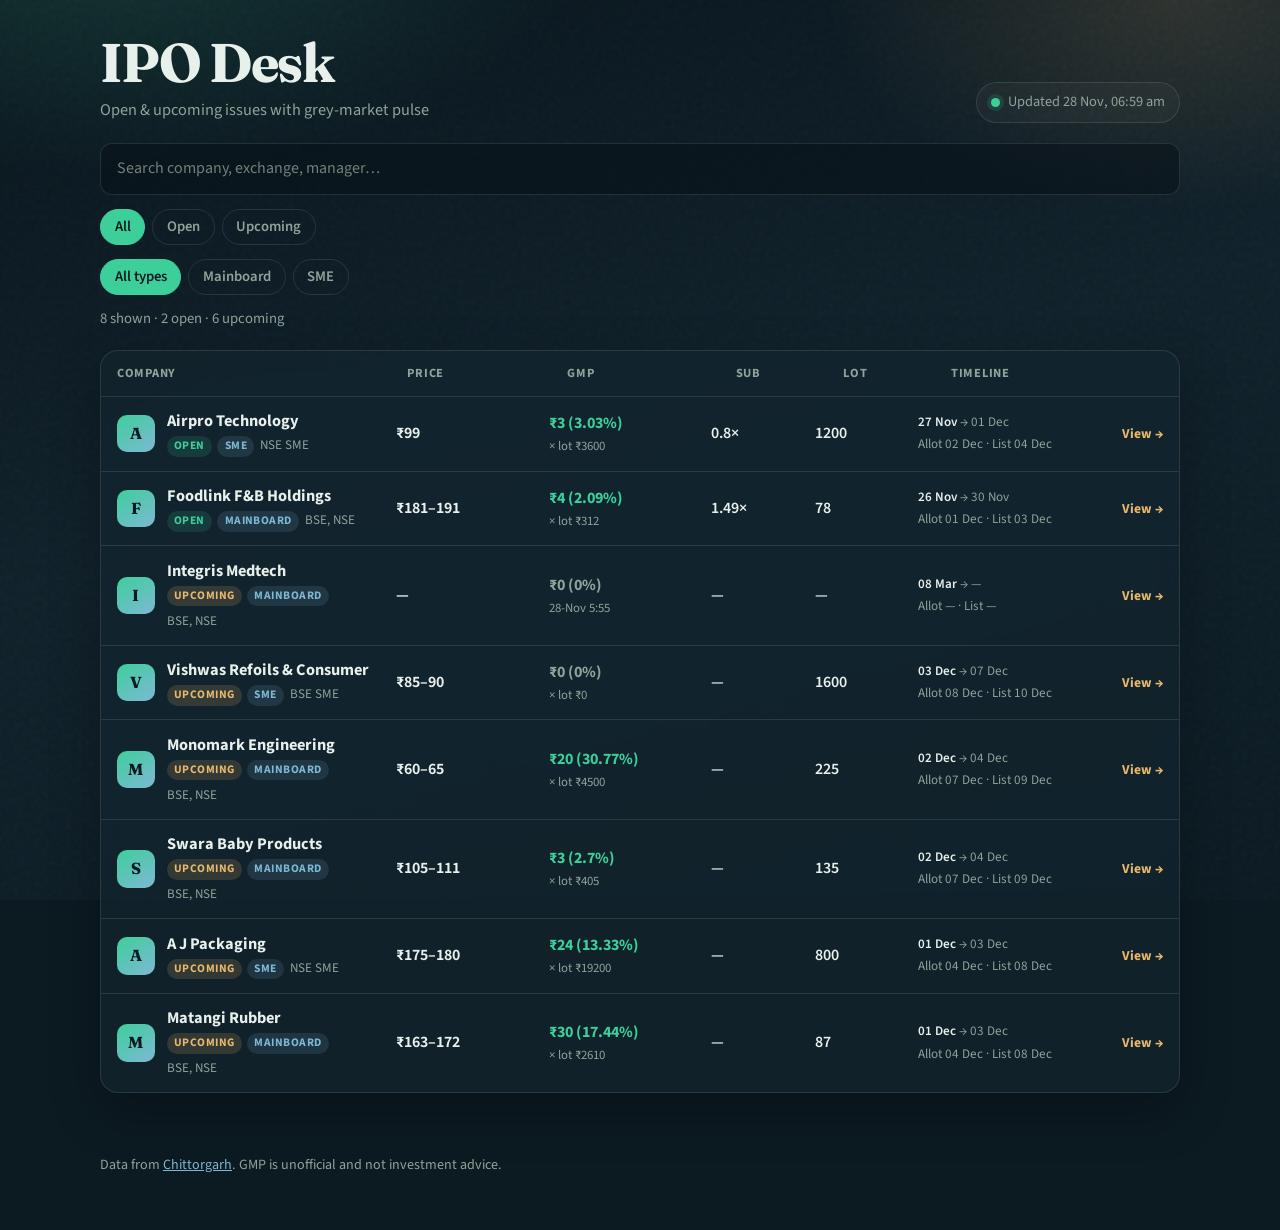
<file: web/index.html>
<!DOCTYPE html>
<html lang="en">
  <head>
    <meta charset="UTF-8" />
    <meta name="viewport" content="width=device-width, initial-scale=1" />
    <title>IPO Desk — Live issues & GMP</title>
    <link rel="preconnect" href="https://fonts.googleapis.com" />
    <link rel="preconnect" href="https://fonts.gstatic.com" crossorigin />
    <link
      href="https://fonts.googleapis.com/css2?family=Fraunces:opsz,wght@9..144,500;9..144,700&family=Source+Sans+3:wght@400;500;600;700&display=swap"
      rel="stylesheet"
    />
    <link rel="stylesheet" href="./styles.css" />
  </head>
  <body>
    <div class="atmosphere" aria-hidden="true"></div>

    <header class="top">
      <div class="brand">
        <p class="brand-mark">IPO Desk</p>
        <p class="brand-tag">Open & upcoming issues with grey-market pulse</p>
      </div>
      <div class="meta" id="meta">
        <span class="meta-dot" aria-hidden="true"></span>
        <span id="scrapedAt">Loading…</span>
      </div>
    </header>

    <main>
      <section class="toolbar" aria-label="Filters">
        <div class="search-wrap">
          <label class="sr-only" for="search">Search IPOs</label>
          <input
            id="search"
            type="search"
            placeholder="Search company, exchange, manager…"
            autocomplete="off"
          />
        </div>

        <div class="chips" role="group" aria-label="Status">
          <button type="button" class="chip is-active" data-status="all">All</button>
          <button type="button" class="chip" data-status="open">Open</button>
          <button type="button" class="chip" data-status="upcoming">Upcoming</button>
        </div>

        <div class="chips" role="group" aria-label="Type">
          <button type="button" class="chip is-active" data-type="all">All types</button>
          <button type="button" class="chip" data-type="mainboard">Mainboard</button>
          <button type="button" class="chip" data-type="sme">SME</button>
        </div>

        <div class="counts" id="counts" aria-live="polite"></div>
      </section>

      <section class="board" aria-label="IPO list">
        <div class="board-head" aria-hidden="true">
          <span>Company</span>
          <span>Price</span>
          <span>GMP</span>
          <span>Sub</span>
          <span>Lot</span>
          <span>Timeline</span>
          <span></span>
        </div>
        <div id="list" class="list"></div>
        <p id="empty" class="empty hidden">No IPOs match these filters.</p>
      </section>
    </main>

    <footer class="foot">
      <p>
        Data from
        <a href="https://www.chittorgarh.com/" target="_blank" rel="noopener">Chittorgarh</a>.
        GMP is unofficial and not investment advice.
      </p>
    </footer>

    <script src="./app.js" type="module"></script>
  </body>
</html>
</file>
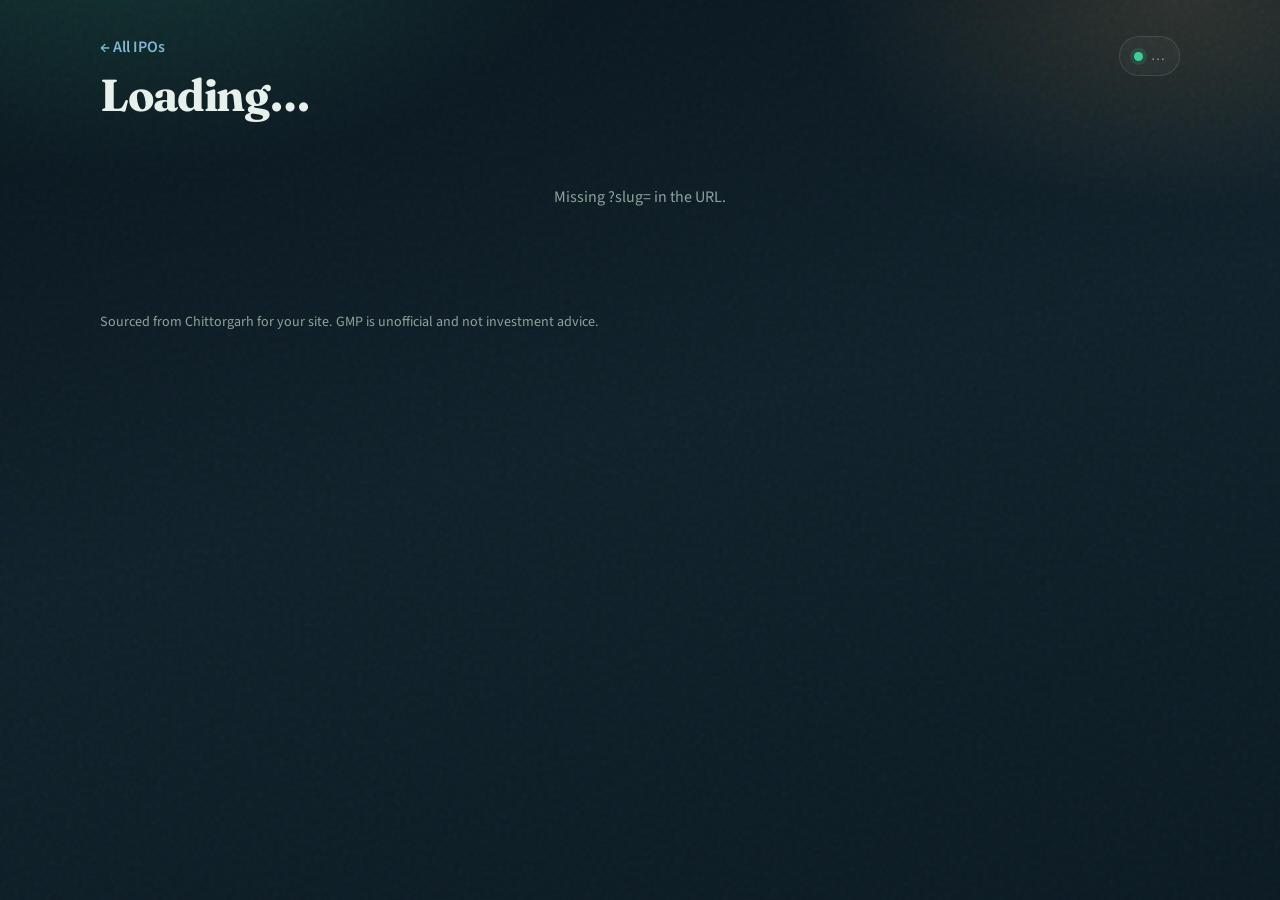
<file: web/ipo.html>
<!DOCTYPE html>
<html lang="en">
  <head>
    <meta charset="UTF-8" />
    <meta name="viewport" content="width=device-width, initial-scale=1" />
    <title>IPO Desk</title>
    <link rel="preconnect" href="https://fonts.googleapis.com" />
    <link rel="preconnect" href="https://fonts.gstatic.com" crossorigin />
    <link
      href="https://fonts.googleapis.com/css2?family=Fraunces:opsz,wght@9..144,500;9..144,700&family=Source+Sans+3:wght@400;500;600;700&display=swap"
      rel="stylesheet"
    />
    <link rel="stylesheet" href="./styles.css" />
    <link rel="stylesheet" href="./detail.css" />
  </head>
  <body>
    <div class="atmosphere" aria-hidden="true"></div>

    <header class="top detail-top">
      <div>
        <a class="back-link" href="./index.html">← All IPOs</a>
        <div class="brand detail-brand">
          <p class="brand-mark" id="name">Loading…</p>
          <p class="brand-tag" id="tagline"></p>
        </div>
      </div>
      <div class="meta" id="meta">
        <span class="meta-dot" aria-hidden="true"></span>
        <span id="scrapedAt">…</span>
      </div>
    </header>

    <main class="detail-main" id="app">
      <p class="empty" id="error">Loading IPO details…</p>
    </main>

    <footer class="foot">
      <p>
        Sourced from Chittorgarh for your site. GMP is unofficial and not investment advice.
      </p>
    </footer>

    <script src="./detail.js" type="module"></script>
  </body>
</html>
</file>
<file: web/styles.css>
:root {
  --ink: #0c1a22;
  --ink-2: #142832;
  --panel: rgba(18, 36, 46, 0.72);
  --line: rgba(214, 232, 224, 0.12);
  --text: #e8f0eb;
  --muted: #8fa39a;
  --mint: #3dcf9a;
  --mint-dim: rgba(61, 207, 154, 0.14);
  --amber: #e8b86d;
  --amber-dim: rgba(232, 184, 109, 0.16);
  --coral: #ef7d6a;
  --coral-dim: rgba(239, 125, 106, 0.14);
  --sky: #7eb8d4;
  --radius: 14px;
  --font-display: "Fraunces", Georgia, serif;
  --font-body: "Source Sans 3", system-ui, sans-serif;
  --shadow: 0 18px 50px rgba(0, 0, 0, 0.28);
}

*,
*::before,
*::after {
  box-sizing: border-box;
}

html {
  color-scheme: dark;
}

body {
  margin: 0;
  min-height: 100vh;
  font-family: var(--font-body);
  color: var(--text);
  background: var(--ink);
  line-height: 1.45;
}

.atmosphere {
  position: fixed;
  inset: 0;
  z-index: -1;
  background:
    radial-gradient(900px 480px at 8% -10%, rgba(61, 207, 154, 0.18), transparent 55%),
    radial-gradient(700px 420px at 92% 0%, rgba(232, 184, 109, 0.14), transparent 50%),
    linear-gradient(165deg, #0a151c 0%, #102029 48%, #0c1a22 100%);
}

.atmosphere::after {
  content: "";
  position: absolute;
  inset: 0;
  opacity: 0.35;
  background-image: url("data:image/svg+xml,%3Csvg viewBox='0 0 200 200' xmlns='http://www.w3.org/2000/svg'%3E%3Cfilter id='n'%3E%3CfeTurbulence type='fractalNoise' baseFrequency='0.85' numOctaves='2' stitchTiles='stitch'/%3E%3C/filter%3E%3Crect width='100%25' height='100%25' filter='url(%23n)' opacity='0.55'/%3E%3C/svg%3E");
  mix-blend-mode: soft-light;
  pointer-events: none;
}

.sr-only {
  position: absolute;
  width: 1px;
  height: 1px;
  padding: 0;
  margin: -1px;
  overflow: hidden;
  clip: rect(0, 0, 0, 0);
  border: 0;
}

.top {
  display: flex;
  align-items: flex-end;
  justify-content: space-between;
  gap: 1.5rem;
  max-width: 1120px;
  margin: 0 auto;
  padding: 2.25rem 1.25rem 1.25rem;
  animation: rise 0.7s ease both;
}

.brand-mark {
  margin: 0;
  font-family: var(--font-display);
  font-size: clamp(2.4rem, 5vw, 3.4rem);
  font-weight: 700;
  letter-spacing: -0.03em;
  line-height: 1;
}

.brand-tag {
  margin: 0.55rem 0 0;
  color: var(--muted);
  font-size: 1.02rem;
  max-width: 28rem;
}

.meta {
  display: inline-flex;
  align-items: center;
  gap: 0.55rem;
  padding: 0.55rem 0.85rem;
  border: 1px solid var(--line);
  border-radius: 999px;
  background: rgba(255, 255, 255, 0.03);
  color: var(--muted);
  font-size: 0.9rem;
  white-space: nowrap;
}

.meta-dot {
  width: 0.55rem;
  height: 0.55rem;
  border-radius: 50%;
  background: var(--mint);
  box-shadow: 0 0 0 4px var(--mint-dim);
  animation: pulse 2.2s ease infinite;
}

main {
  max-width: 1120px;
  margin: 0 auto;
  padding: 0 1.25rem 3rem;
}

.toolbar {
  display: grid;
  gap: 0.85rem;
  margin-bottom: 1.25rem;
  animation: rise 0.7s ease 0.08s both;
}

.search-wrap input {
  width: 100%;
  border: 1px solid var(--line);
  border-radius: 12px;
  background: rgba(8, 18, 24, 0.55);
  color: var(--text);
  padding: 0.85rem 1rem;
  font: inherit;
  font-size: 1rem;
  outline: none;
  transition: border-color 0.2s ease, box-shadow 0.2s ease;
}

.search-wrap input::placeholder {
  color: #6f837b;
}

.search-wrap input:focus {
  border-color: rgba(61, 207, 154, 0.55);
  box-shadow: 0 0 0 3px var(--mint-dim);
}

.chips {
  display: flex;
  flex-wrap: wrap;
  gap: 0.45rem;
}

.chip {
  border: 1px solid var(--line);
  background: transparent;
  color: var(--muted);
  border-radius: 999px;
  padding: 0.4rem 0.85rem;
  font: inherit;
  font-size: 0.92rem;
  font-weight: 600;
  cursor: pointer;
  transition: background 0.2s ease, color 0.2s ease, border-color 0.2s ease,
    transform 0.15s ease;
}

.chip:hover {
  color: var(--text);
  border-color: rgba(214, 232, 224, 0.28);
}

.chip.is-active {
  color: var(--ink);
  background: var(--mint);
  border-color: var(--mint);
}

.chip:active {
  transform: translateY(1px);
}

.counts {
  color: var(--muted);
  font-size: 0.92rem;
}

.board {
  border: 1px solid var(--line);
  border-radius: calc(var(--radius) + 4px);
  background: var(--panel);
  backdrop-filter: blur(10px);
  box-shadow: var(--shadow);
  overflow: hidden;
  animation: rise 0.7s ease 0.16s both;
}

.board-head,
.row {
  display: grid;
  grid-template-columns: minmax(11rem, 1.6fr) 0.85fr 0.9fr 0.55fr 0.55fr 1.15fr auto;
  gap: 0.75rem;
  align-items: center;
  padding: 0.85rem 1rem;
}

.board-head {
  border-bottom: 1px solid var(--line);
  color: var(--muted);
  font-size: 0.78rem;
  font-weight: 700;
  letter-spacing: 0.06em;
  text-transform: uppercase;
}

.list {
  display: flex;
  flex-direction: column;
}

.row {
  border-bottom: 1px solid var(--line);
  text-decoration: none;
  color: inherit;
  transition: background 0.2s ease;
  animation: rowIn 0.45s ease both;
}

.row:last-child {
  border-bottom: 0;
}

.row:hover {
  background: rgba(255, 255, 255, 0.035);
}

.company {
  display: flex;
  align-items: center;
  gap: 0.75rem;
  min-width: 0;
}

.logo {
  width: 2.35rem;
  height: 2.35rem;
  border-radius: 10px;
  object-fit: contain;
  background: #fff;
  flex-shrink: 0;
}

.logo-fallback {
  display: grid;
  place-items: center;
  font-family: var(--font-display);
  font-weight: 700;
  color: var(--ink);
  background: linear-gradient(145deg, var(--mint), var(--sky));
}

.company-copy {
  min-width: 0;
}

.company-name {
  margin: 0;
  font-size: 1.02rem;
  font-weight: 700;
  white-space: nowrap;
  overflow: hidden;
  text-overflow: ellipsis;
}

.company-meta {
  margin: 0.15rem 0 0;
  display: flex;
  flex-wrap: wrap;
  gap: 0.35rem;
  color: var(--muted);
  font-size: 0.82rem;
}

.badge {
  display: inline-flex;
  align-items: center;
  border-radius: 999px;
  padding: 0.12rem 0.45rem;
  font-size: 0.72rem;
  font-weight: 700;
  letter-spacing: 0.04em;
  text-transform: uppercase;
}

.badge-open {
  color: var(--mint);
  background: var(--mint-dim);
}

.badge-upcoming {
  color: var(--amber);
  background: var(--amber-dim);
}

.badge-type {
  color: var(--sky);
  background: rgba(126, 184, 212, 0.14);
}

.price {
  font-weight: 650;
  font-variant-numeric: tabular-nums;
}

.gmp {
  display: flex;
  flex-direction: column;
  gap: 0.1rem;
  font-variant-numeric: tabular-nums;
}

.gmp-main {
  font-weight: 700;
}

.gmp-main.pos {
  color: var(--mint);
}

.gmp-main.neg {
  color: var(--coral);
}

.gmp-main.flat {
  color: var(--muted);
}

.gmp-sub {
  color: var(--muted);
  font-size: 0.8rem;
}

.sub,
.lot {
  font-variant-numeric: tabular-nums;
  font-weight: 600;
}

.timeline {
  display: grid;
  gap: 0.2rem;
  color: var(--muted);
  font-size: 0.82rem;
  font-variant-numeric: tabular-nums;
}

.timeline strong {
  color: var(--text);
  font-weight: 600;
}

.open-link {
  color: var(--amber);
  font-size: 0.85rem;
  font-weight: 700;
  white-space: nowrap;
}

.empty {
  margin: 0;
  padding: 2.5rem 1rem;
  text-align: center;
  color: var(--muted);
}

.hidden {
  display: none !important;
}

.foot {
  max-width: 1120px;
  margin: 0 auto;
  padding: 0 1.25rem 2.5rem;
  color: var(--muted);
  font-size: 0.88rem;
}

.foot a {
  color: var(--sky);
}

@keyframes rise {
  from {
    opacity: 0;
    transform: translateY(12px);
  }
  to {
    opacity: 1;
    transform: translateY(0);
  }
}

@keyframes rowIn {
  from {
    opacity: 0;
    transform: translateY(8px);
  }
  to {
    opacity: 1;
    transform: translateY(0);
  }
}

@keyframes pulse {
  0%,
  100% {
    transform: scale(1);
    opacity: 1;
  }
  50% {
    transform: scale(0.85);
    opacity: 0.7;
  }
}

@media (max-width: 900px) {
  .board-head {
    display: none;
  }

  .row {
    grid-template-columns: 1fr 1fr;
    gap: 0.65rem 1rem;
    padding: 1rem;
  }

  .company {
    grid-column: 1 / -1;
  }

  .timeline {
    grid-column: 1 / -1;
  }

  .open-link {
    grid-column: 1 / -1;
    justify-self: start;
  }

  .top {
    flex-direction: column;
    align-items: flex-start;
  }
}
</file>
<file: web/detail.css>
.detail-top {
  align-items: flex-start;
}

.back-link {
  display: inline-block;
  margin-bottom: 0.85rem;
  color: var(--sky);
  text-decoration: none;
  font-weight: 600;
}

.back-link:hover {
  text-decoration: underline;
}

.detail-brand .brand-mark {
  font-size: clamp(1.9rem, 4vw, 2.8rem);
}

.detail-main {
  max-width: 1120px;
  margin: 0 auto;
  padding: 0 1.25rem 3rem;
  display: grid;
  gap: 1rem;
}

.hero-strip {
  display: grid;
  grid-template-columns: repeat(4, minmax(0, 1fr));
  gap: 0.75rem;
  animation: rise 0.55s ease both;
}

.stat {
  border: 1px solid var(--line);
  border-radius: var(--radius);
  background: var(--panel);
  padding: 0.95rem 1rem;
}

.stat-label {
  margin: 0;
  color: var(--muted);
  font-size: 0.78rem;
  font-weight: 700;
  letter-spacing: 0.05em;
  text-transform: uppercase;
}

.stat-value {
  margin: 0.35rem 0 0;
  font-family: var(--font-display);
  font-size: 1.35rem;
  font-weight: 700;
  font-variant-numeric: tabular-nums;
}

.stat-value.pos {
  color: var(--mint);
}

.stat-value.neg {
  color: var(--coral);
}

.pill-row {
  display: flex;
  flex-wrap: wrap;
  gap: 0.4rem;
  margin-top: 0.55rem;
}

.toc {
  display: flex;
  flex-wrap: wrap;
  gap: 0.45rem;
  position: sticky;
  top: 0.5rem;
  z-index: 5;
  padding: 0.55rem 0;
  background: linear-gradient(180deg, rgba(12, 26, 34, 0.94), rgba(12, 26, 34, 0.72));
  backdrop-filter: blur(8px);
  animation: rise 0.55s ease 0.05s both;
}

.toc a {
  color: var(--muted);
  text-decoration: none;
  border: 1px solid var(--line);
  border-radius: 999px;
  padding: 0.3rem 0.7rem;
  font-size: 0.84rem;
  font-weight: 600;
}

.toc a:hover {
  color: var(--text);
  border-color: rgba(214, 232, 224, 0.3);
}

.panel {
  border: 1px solid var(--line);
  border-radius: calc(var(--radius) + 2px);
  background: var(--panel);
  padding: 1.15rem 1.2rem 1.25rem;
  box-shadow: var(--shadow);
  animation: rise 0.55s ease both;
}

.panel h2 {
  margin: 0 0 0.85rem;
  font-family: var(--font-display);
  font-size: 1.35rem;
  font-weight: 700;
}

.panel p {
  margin: 0 0 0.75rem;
  color: #c7d6cf;
}

.panel p:last-child {
  margin-bottom: 0;
}

.kv-grid {
  display: grid;
  grid-template-columns: repeat(2, minmax(0, 1fr));
  gap: 0.65rem 1.25rem;
}

.kv {
  border-top: 1px solid var(--line);
  padding-top: 0.55rem;
}

.kv-label {
  margin: 0;
  color: var(--muted);
  font-size: 0.78rem;
  font-weight: 700;
  letter-spacing: 0.04em;
  text-transform: uppercase;
}

.kv-value {
  margin: 0.2rem 0 0;
  font-weight: 600;
  font-variant-numeric: tabular-nums;
}

.table-wrap {
  overflow-x: auto;
}

table.data {
  width: 100%;
  border-collapse: collapse;
  font-variant-numeric: tabular-nums;
}

table.data th,
table.data td {
  text-align: left;
  padding: 0.55rem 0.45rem;
  border-bottom: 1px solid var(--line);
  vertical-align: top;
}

table.data th {
  color: var(--muted);
  font-size: 0.76rem;
  letter-spacing: 0.05em;
  text-transform: uppercase;
}

table.data td.num,
table.data th.num {
  text-align: right;
}

.objectives,
.promoters {
  margin: 0;
  padding-left: 1.1rem;
  color: #c7d6cf;
}

.objectives li,
.promoters li {
  margin: 0.35rem 0;
}

.faq details {
  border-top: 1px solid var(--line);
  padding: 0.7rem 0;
}

.faq details:first-of-type {
  border-top: 0;
  padding-top: 0;
}

.faq summary {
  cursor: pointer;
  font-weight: 700;
  list-style: none;
}

.faq summary::-webkit-details-marker {
  display: none;
}

.faq summary::after {
  content: "+";
  float: right;
  color: var(--mint);
}

.faq details[open] summary::after {
  content: "–";
}

.faq-body {
  margin: 0.55rem 0 0;
  color: #c7d6cf;
}

.related {
  display: flex;
  flex-wrap: wrap;
  gap: 0.5rem;
}

.related a {
  color: var(--text);
  text-decoration: none;
  border: 1px solid var(--line);
  border-radius: 999px;
  padding: 0.35rem 0.75rem;
  font-size: 0.88rem;
}

.related a:hover {
  border-color: var(--mint);
  color: var(--mint);
}

.side-links {
  display: flex;
  flex-wrap: wrap;
  gap: 0.55rem;
  margin-top: 0.75rem;
}

.side-links a {
  color: var(--amber);
  font-weight: 700;
  text-decoration: none;
}

.side-links a:hover {
  text-decoration: underline;
}

.review-author {
  color: var(--amber);
  font-weight: 700;
  margin-bottom: 0.35rem;
}

@media (max-width: 800px) {
  .hero-strip,
  .kv-grid {
    grid-template-columns: 1fr 1fr;
  }
}

@media (max-width: 520px) {
  .hero-strip,
  .kv-grid {
    grid-template-columns: 1fr;
  }
}
</file>
